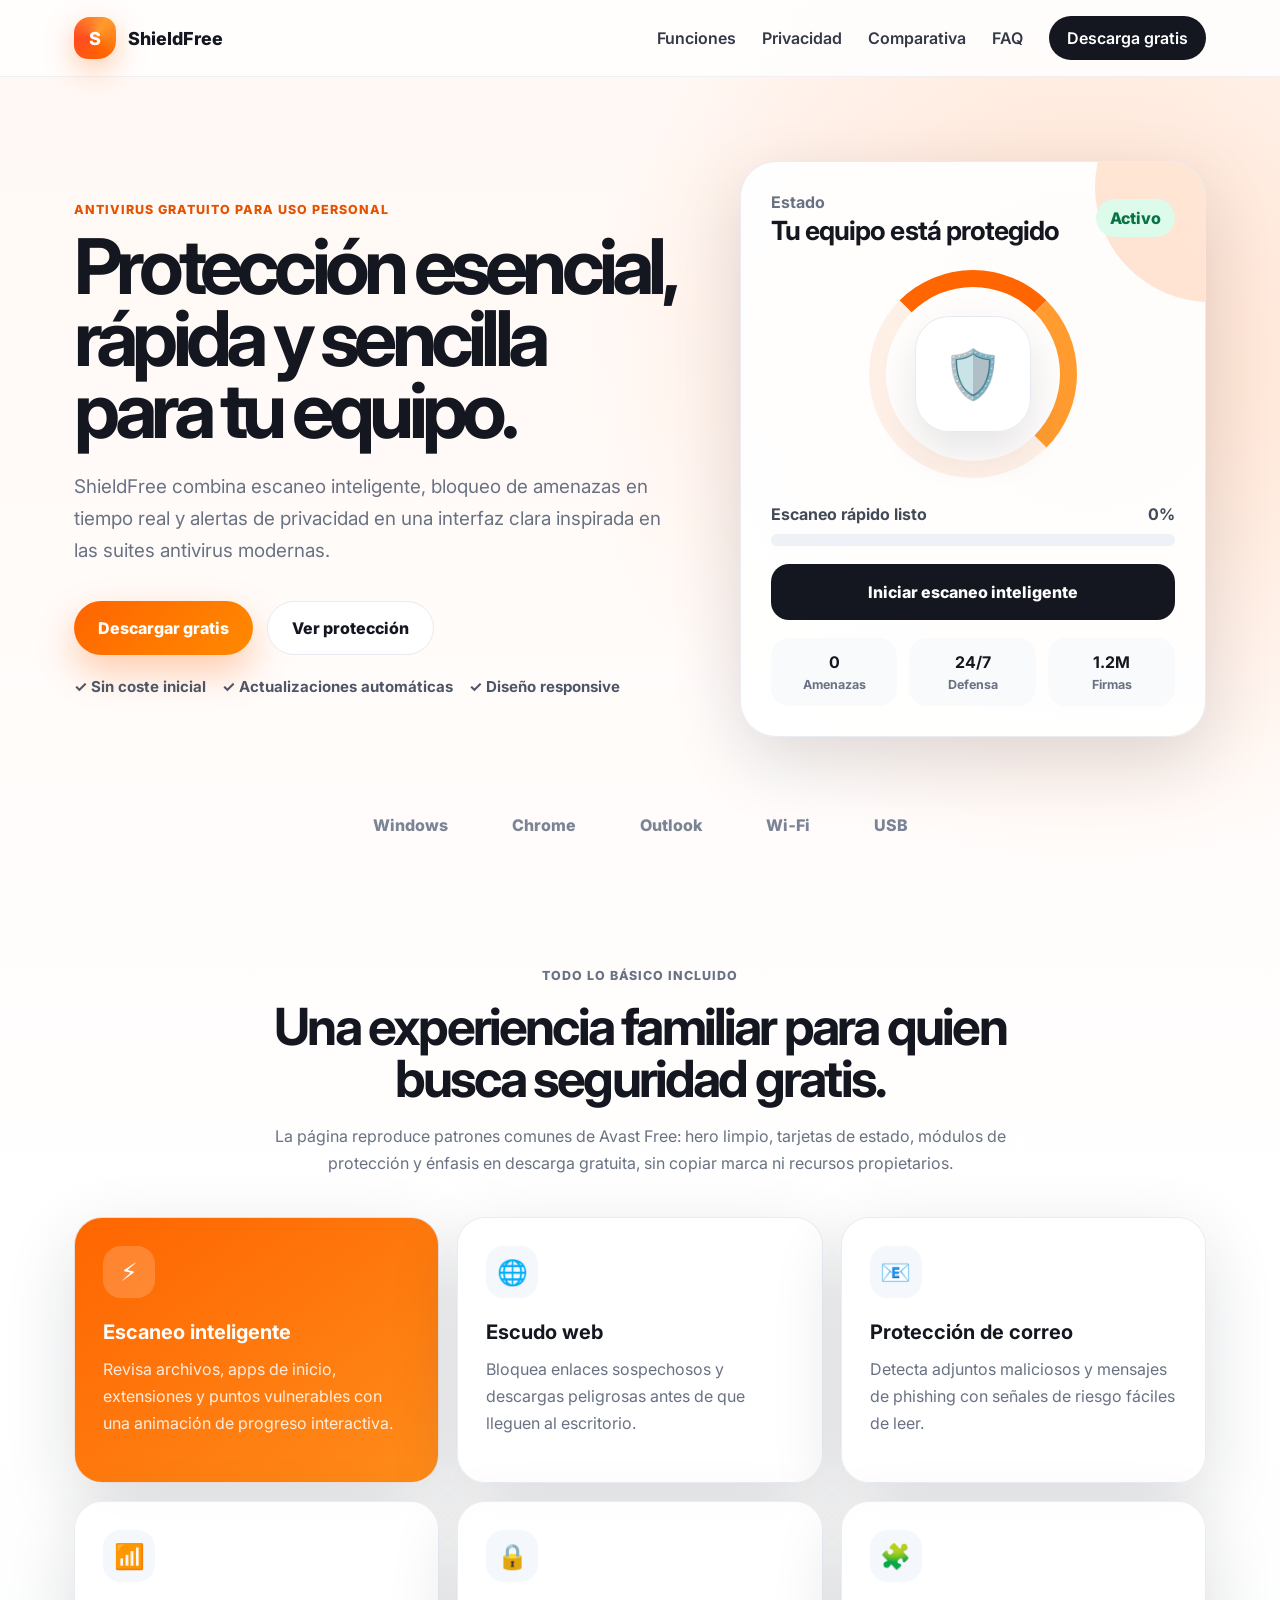
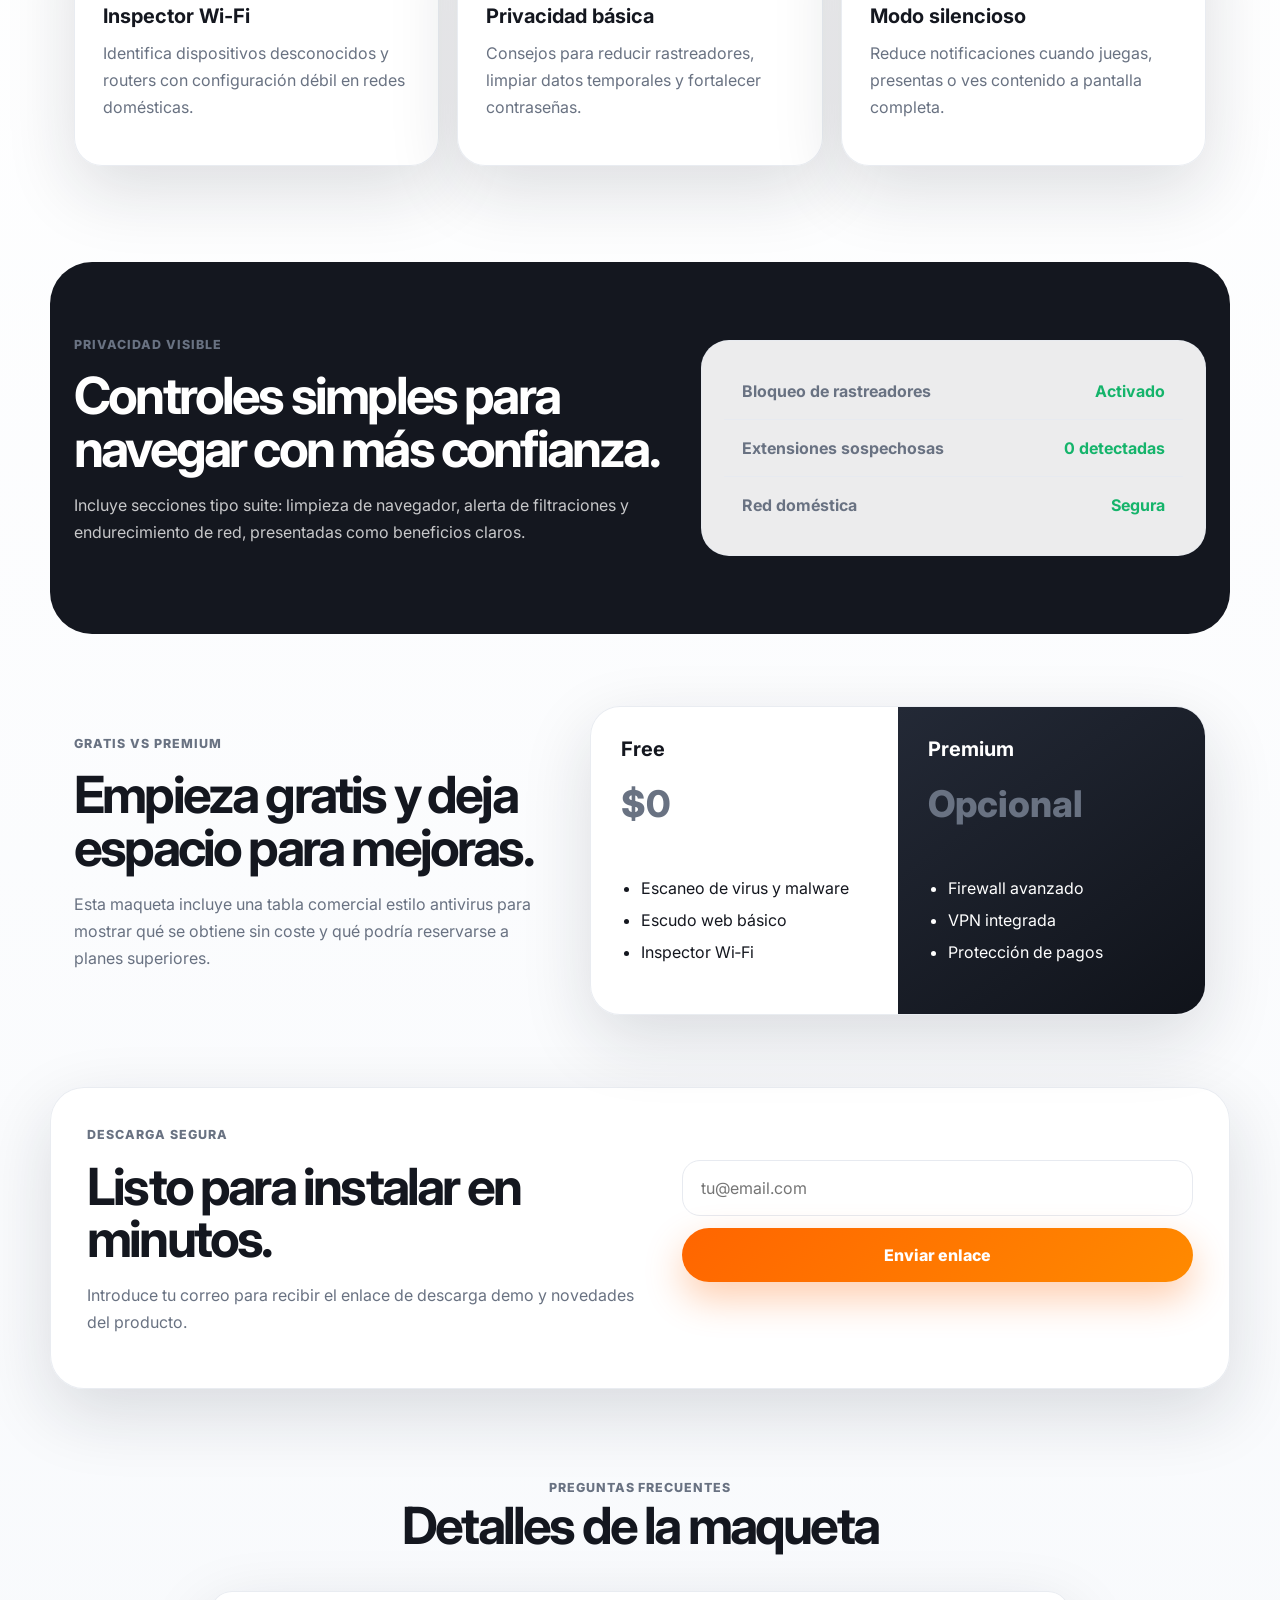
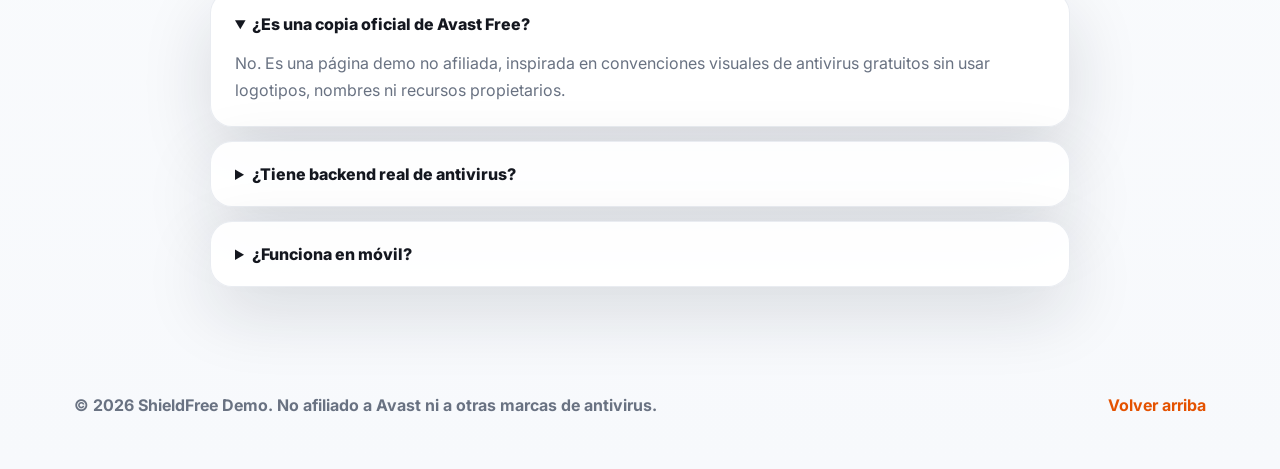
<file: index.html>
<!doctype html>
<html lang="es">
  <head>
    <meta charset="UTF-8" />
    <meta name="viewport" content="width=device-width, initial-scale=1.0" />
    <meta
      name="description"
      content="ShieldFree es una landing page demo inspirada en antivirus gratuitos modernos, con escaneo, protección web y privacidad."
    />
    <title>ShieldFree Antivirus | Protección gratuita para tu PC</title>
    <link rel="preconnect" href="https://fonts.googleapis.com" />
    <link rel="preconnect" href="https://fonts.gstatic.com" crossorigin />
    <link
      href="https://fonts.googleapis.com/css2?family=Inter:wght@400;500;600;700;800&display=swap"
      rel="stylesheet"
    />
    <link rel="stylesheet" href="styles.css" />
  </head>
  <body>
    <header class="site-header">
      <nav class="nav" aria-label="Navegación principal">
        <a class="brand" href="#inicio" aria-label="ShieldFree inicio">
          <span class="brand-mark">S</span>
          <span>ShieldFree</span>
        </a>
        <button class="nav-toggle" type="button" aria-expanded="false" aria-controls="nav-menu">
          <span></span>
          <span></span>
          <span></span>
          <span class="sr-only">Abrir menú</span>
        </button>
        <div class="nav-menu" id="nav-menu">
          <a href="#funciones">Funciones</a>
          <a href="#privacidad">Privacidad</a>
          <a href="#comparativa">Comparativa</a>
          <a href="#faq">FAQ</a>
          <a class="nav-cta" href="#descargar">Descarga gratis</a>
        </div>
      </nav>
    </header>

    <main>
      <section class="hero" id="inicio">
        <div class="hero-copy">
          <p class="eyebrow">Antivirus gratuito para uso personal</p>
          <h1>Protección esencial, rápida y sencilla para tu equipo.</h1>
          <p class="hero-text">
            ShieldFree combina escaneo inteligente, bloqueo de amenazas en tiempo real y alertas de privacidad en una interfaz clara inspirada en las suites antivirus modernas.
          </p>
          <div class="hero-actions" id="descargar">
            <a class="button button-primary" href="#download-card">Descargar gratis</a>
            <a class="button button-secondary" href="#funciones">Ver protección</a>
          </div>
          <div class="trust-row" aria-label="Indicadores de confianza">
            <span>✓ Sin coste inicial</span>
            <span>✓ Actualizaciones automáticas</span>
            <span>✓ Diseño responsive</span>
          </div>
        </div>

        <div class="dashboard-card" aria-label="Panel de estado antivirus">
          <div class="status-top">
            <div>
              <p>Estado</p>
              <h2>Tu equipo está protegido</h2>
            </div>
            <span class="status-badge">Activo</span>
          </div>
          <div class="scan-orbit" aria-hidden="true">
            <div class="orbit-ring"></div>
            <div class="shield-core">🛡️</div>
          </div>
          <div class="scan-progress">
            <div class="progress-label">
              <span id="scan-status">Escaneo rápido listo</span>
              <strong id="scan-percent">0%</strong>
            </div>
            <div class="progress-track">
              <span id="progress-bar"></span>
            </div>
          </div>
          <button class="scan-button" type="button" id="scan-button">Iniciar escaneo inteligente</button>
          <div class="mini-grid">
            <div>
              <strong>0</strong>
              <span>Amenazas</span>
            </div>
            <div>
              <strong>24/7</strong>
              <span>Defensa</span>
            </div>
            <div>
              <strong>1.2M</strong>
              <span>Firmas</span>
            </div>
          </div>
        </div>
      </section>

      <section class="logos" aria-label="Tecnologías protegidas">
        <span>Windows</span>
        <span>Chrome</span>
        <span>Outlook</span>
        <span>Wi‑Fi</span>
        <span>USB</span>
      </section>

      <section class="section" id="funciones">
        <div class="section-heading">
          <p class="eyebrow">Todo lo básico incluido</p>
          <h2>Una experiencia familiar para quien busca seguridad gratis.</h2>
          <p>
            La página reproduce patrones comunes de Avast Free: hero limpio, tarjetas de estado, módulos de protección y énfasis en descarga gratuita, sin copiar marca ni recursos propietarios.
          </p>
        </div>
        <div class="feature-grid">
          <article class="feature-card highlighted">
            <span class="icon">⚡</span>
            <h3>Escaneo inteligente</h3>
            <p>Revisa archivos, apps de inicio, extensiones y puntos vulnerables con una animación de progreso interactiva.</p>
          </article>
          <article class="feature-card">
            <span class="icon">🌐</span>
            <h3>Escudo web</h3>
            <p>Bloquea enlaces sospechosos y descargas peligrosas antes de que lleguen al escritorio.</p>
          </article>
          <article class="feature-card">
            <span class="icon">📧</span>
            <h3>Protección de correo</h3>
            <p>Detecta adjuntos maliciosos y mensajes de phishing con señales de riesgo fáciles de leer.</p>
          </article>
          <article class="feature-card">
            <span class="icon">📶</span>
            <h3>Inspector Wi‑Fi</h3>
            <p>Identifica dispositivos desconocidos y routers con configuración débil en redes domésticas.</p>
          </article>
          <article class="feature-card">
            <span class="icon">🔒</span>
            <h3>Privacidad básica</h3>
            <p>Consejos para reducir rastreadores, limpiar datos temporales y fortalecer contraseñas.</p>
          </article>
          <article class="feature-card">
            <span class="icon">🧩</span>
            <h3>Modo silencioso</h3>
            <p>Reduce notificaciones cuando juegas, presentas o ves contenido a pantalla completa.</p>
          </article>
        </div>
      </section>

      <section class="privacy-band" id="privacidad">
        <div>
          <p class="eyebrow">Privacidad visible</p>
          <h2>Controles simples para navegar con más confianza.</h2>
          <p>
            Incluye secciones tipo suite: limpieza de navegador, alerta de filtraciones y endurecimiento de red, presentadas como beneficios claros.
          </p>
        </div>
        <div class="privacy-panel">
          <div class="privacy-row">
            <span>Bloqueo de rastreadores</span>
            <strong>Activado</strong>
          </div>
          <div class="privacy-row">
            <span>Extensiones sospechosas</span>
            <strong>0 detectadas</strong>
          </div>
          <div class="privacy-row">
            <span>Red doméstica</span>
            <strong>Segura</strong>
          </div>
        </div>
      </section>

      <section class="section split" id="comparativa">
        <div>
          <p class="eyebrow">Gratis vs Premium</p>
          <h2>Empieza gratis y deja espacio para mejoras.</h2>
          <p>
            Esta maqueta incluye una tabla comercial estilo antivirus para mostrar qué se obtiene sin coste y qué podría reservarse a planes superiores.
          </p>
        </div>
        <div class="comparison-card">
          <div class="plan free">
            <h3>Free</h3>
            <p class="price">$0</p>
            <ul>
              <li>Escaneo de virus y malware</li>
              <li>Escudo web básico</li>
              <li>Inspector Wi‑Fi</li>
            </ul>
          </div>
          <div class="plan premium">
            <h3>Premium</h3>
            <p class="price">Opcional</p>
            <ul>
              <li>Firewall avanzado</li>
              <li>VPN integrada</li>
              <li>Protección de pagos</li>
            </ul>
          </div>
        </div>
      </section>

      <section class="download-card" id="download-card">
        <div>
          <p class="eyebrow">Descarga segura</p>
          <h2>Listo para instalar en minutos.</h2>
          <p>Introduce tu correo para recibir el enlace de descarga demo y novedades del producto.</p>
        </div>
        <form class="download-form" id="download-form">
          <label class="sr-only" for="email">Correo electrónico</label>
          <input id="email" name="email" type="email" placeholder="tu@email.com" required />
          <button class="button button-primary" type="submit">Enviar enlace</button>
          <p class="form-message" id="form-message" role="status"></p>
        </form>
      </section>

      <section class="section faq" id="faq">
        <div class="section-heading">
          <p class="eyebrow">Preguntas frecuentes</p>
          <h2>Detalles de la maqueta</h2>
        </div>
        <div class="faq-list">
          <details open>
            <summary>¿Es una copia oficial de Avast Free?</summary>
            <p>No. Es una página demo no afiliada, inspirada en convenciones visuales de antivirus gratuitos sin usar logotipos, nombres ni recursos propietarios.</p>
          </details>
          <details>
            <summary>¿Tiene backend real de antivirus?</summary>
            <p>No. El escaneo es una interacción de interfaz para prototipado y presentación.</p>
          </details>
          <details>
            <summary>¿Funciona en móvil?</summary>
            <p>Sí. El CSS incluye una estructura responsive para pantallas de escritorio, tablet y móvil.</p>
          </details>
        </div>
      </section>
    </main>

    <footer class="footer">
      <p>© 2026 ShieldFree Demo. No afiliado a Avast ni a otras marcas de antivirus.</p>
      <a href="#inicio">Volver arriba</a>
    </footer>

    <script src="script.js"></script>
  </body>
</html>
</file>
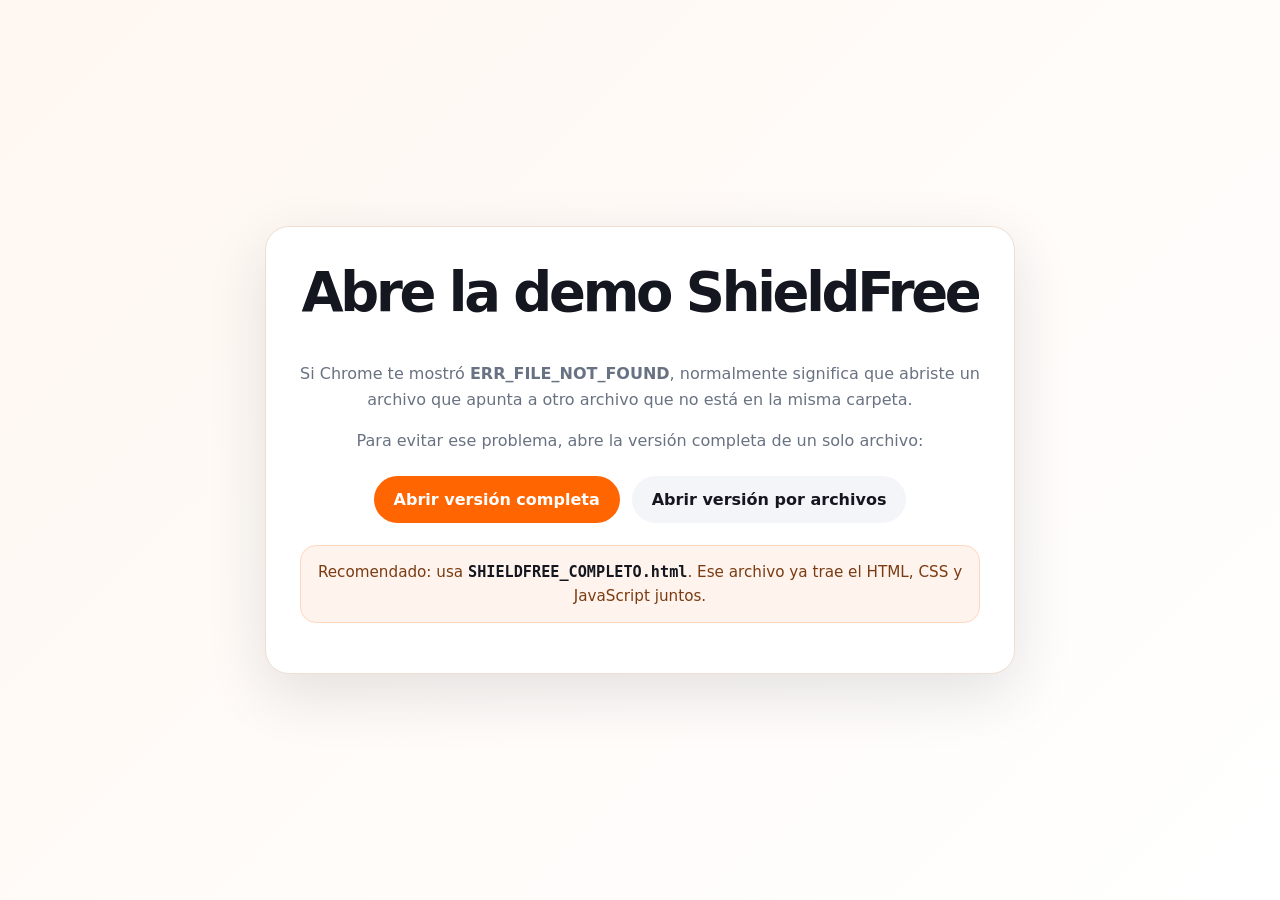
<file: ABRE_AQUI.html>
<!doctype html>
<html lang="es">
  <head>
    <meta charset="UTF-8" />
    <meta name="viewport" content="width=device-width, initial-scale=1.0" />
    <title>Abrir ShieldFree Demo</title>
    <style>
      body {
        display: grid;
        min-height: 100vh;
        margin: 0;
        place-items: center;
        font-family: system-ui, -apple-system, BlinkMacSystemFont, "Segoe UI", sans-serif;
        background: linear-gradient(135deg, #fff7f1, #ffffff);
        color: #14171f;
      }

      main {
        max-width: 680px;
        padding: 34px;
        text-align: center;
        background: white;
        border: 1px solid #f0ded2;
        border-radius: 24px;
        box-shadow: 0 20px 60px rgba(22, 30, 45, 0.12);
      }

      h1 {
        margin-top: 0;
        font-size: clamp(2rem, 5vw, 3.4rem);
        letter-spacing: -0.06em;
      }

      p {
        color: #697282;
        line-height: 1.6;
      }

      .actions {
        display: flex;
        flex-wrap: wrap;
        justify-content: center;
        gap: 12px;
        margin-top: 22px;
      }

      a {
        display: inline-flex;
        padding: 14px 20px;
        color: white;
        background: #ff6500;
        border-radius: 999px;
        font-weight: 800;
        text-decoration: none;
      }

      a.secondary {
        color: #14171f;
        background: #f3f5f8;
      }

      .note {
        margin-top: 22px;
        padding: 14px;
        background: #fff4ed;
        border: 1px solid #ffd7bf;
        border-radius: 16px;
        color: #7a3b12;
        font-size: 0.95rem;
      }

      code {
        color: #14171f;
        font-weight: 700;
      }
    </style>
  </head>
  <body>
    <main>
      <h1>Abre la demo ShieldFree</h1>
      <p>
        Si Chrome te mostró <strong>ERR_FILE_NOT_FOUND</strong>, normalmente significa que abriste un archivo que apunta a otro archivo que no está en la misma carpeta.
      </p>
      <p>
        Para evitar ese problema, abre la versión completa de un solo archivo:
      </p>
      <div class="actions">
        <a href="SHIELDFREE_COMPLETO.html">Abrir versión completa</a>
        <a class="secondary" href="index.html">Abrir versión por archivos</a>
      </div>
      <p class="note">
        Recomendado: usa <code>SHIELDFREE_COMPLETO.html</code>. Ese archivo ya trae el HTML, CSS y JavaScript juntos.
      </p>
    </main>
  </body>
</html>
</file>
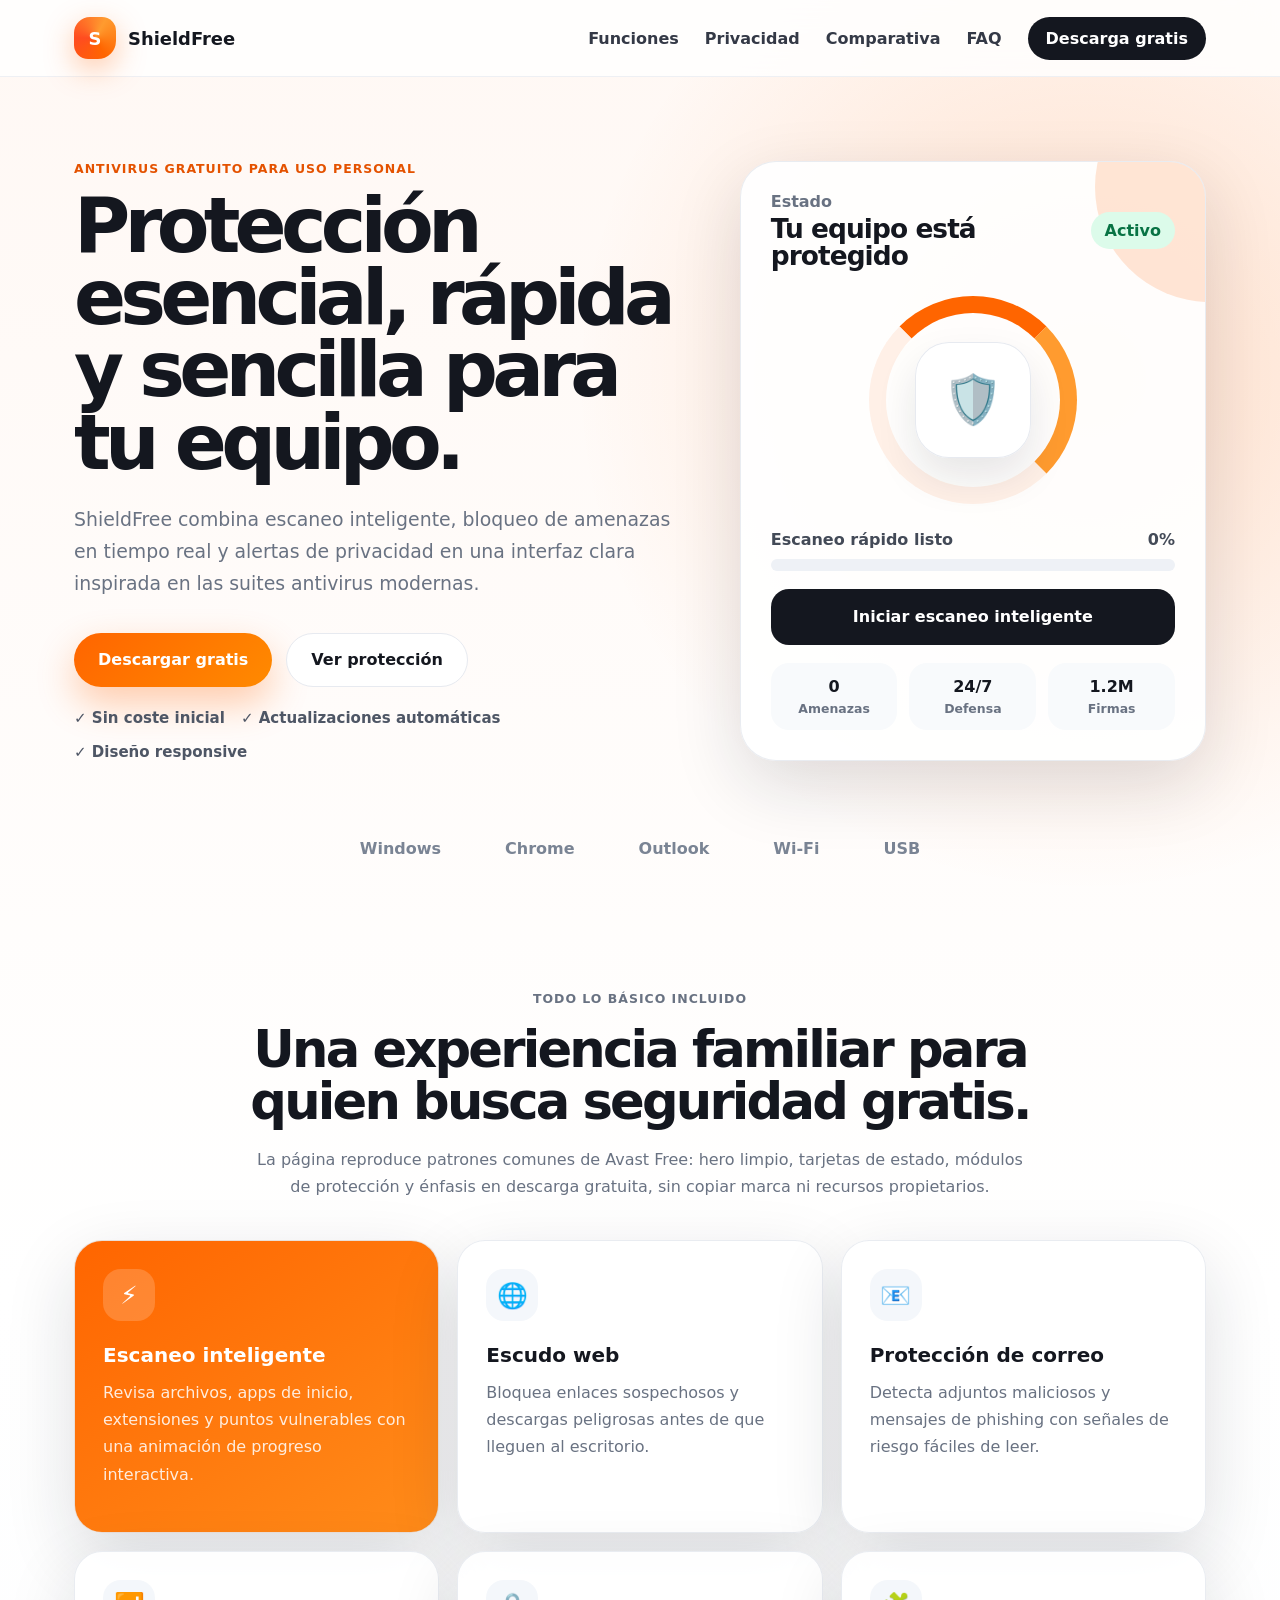
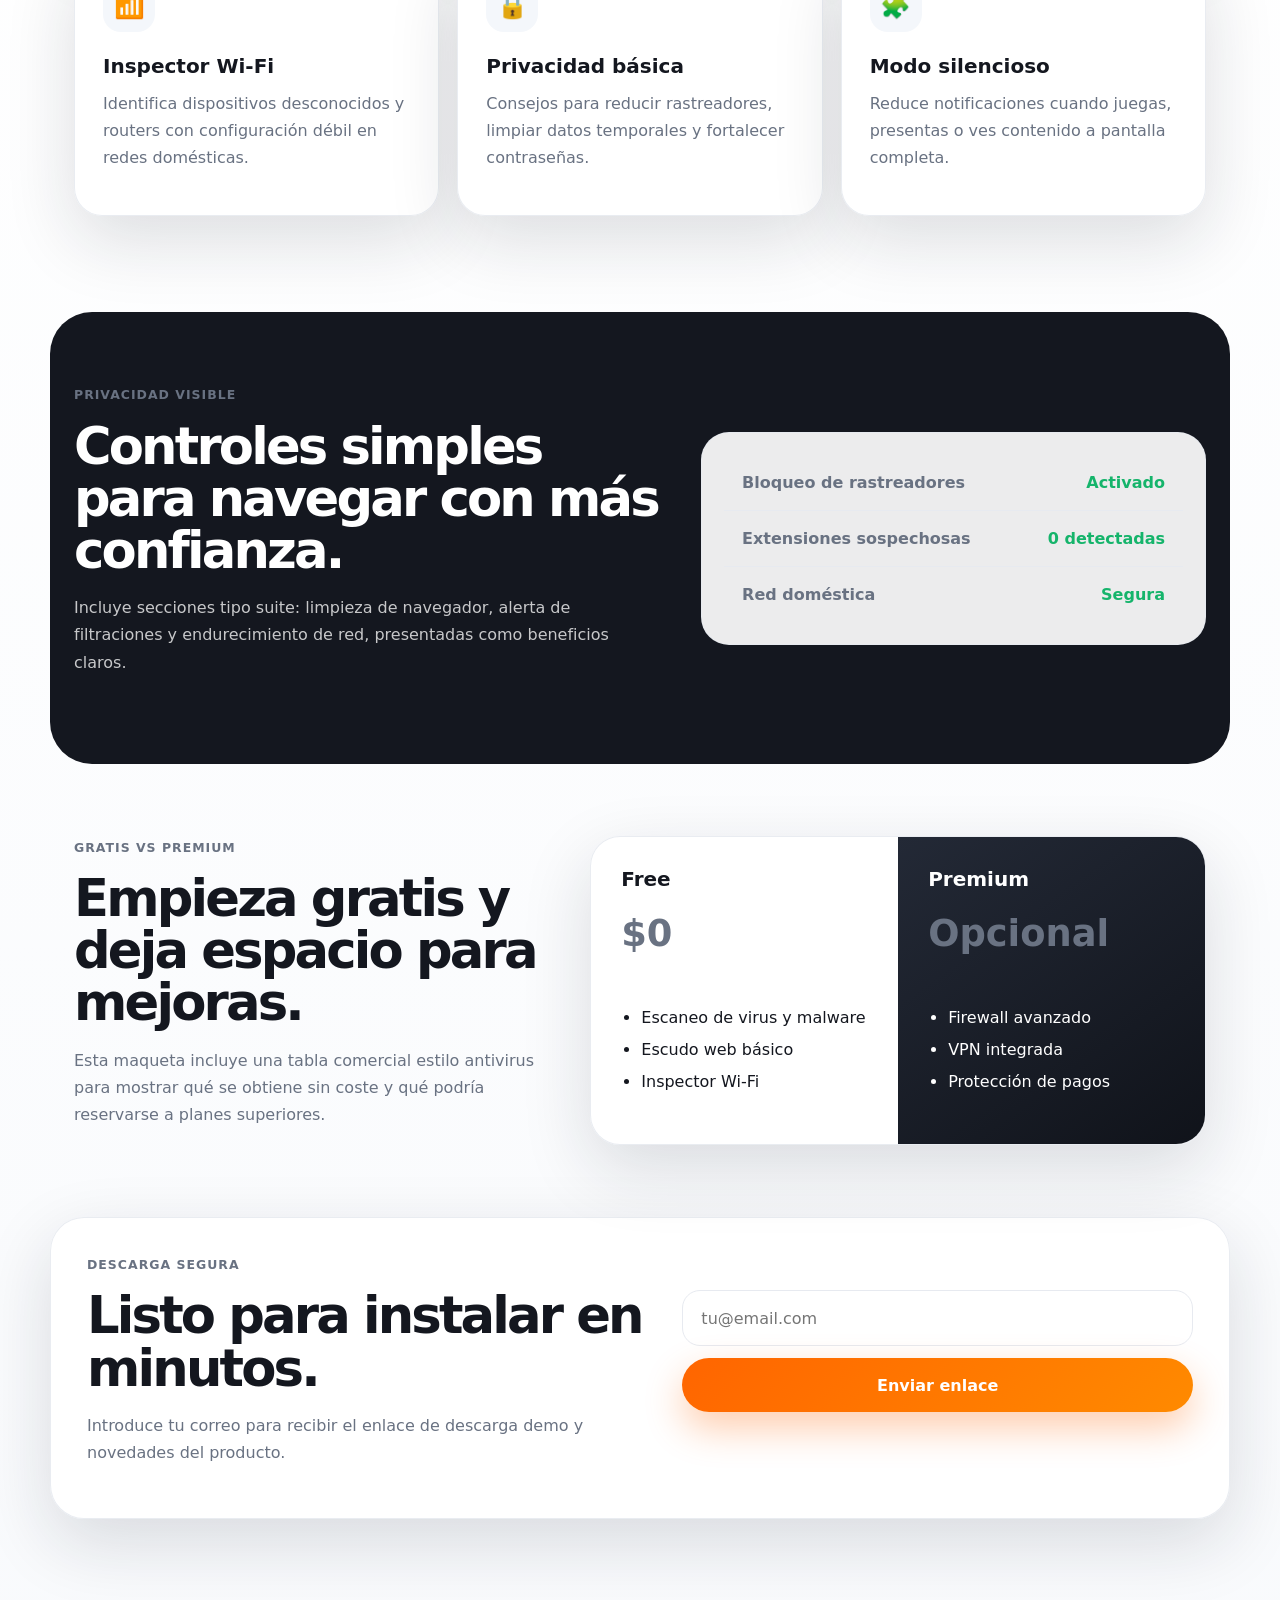
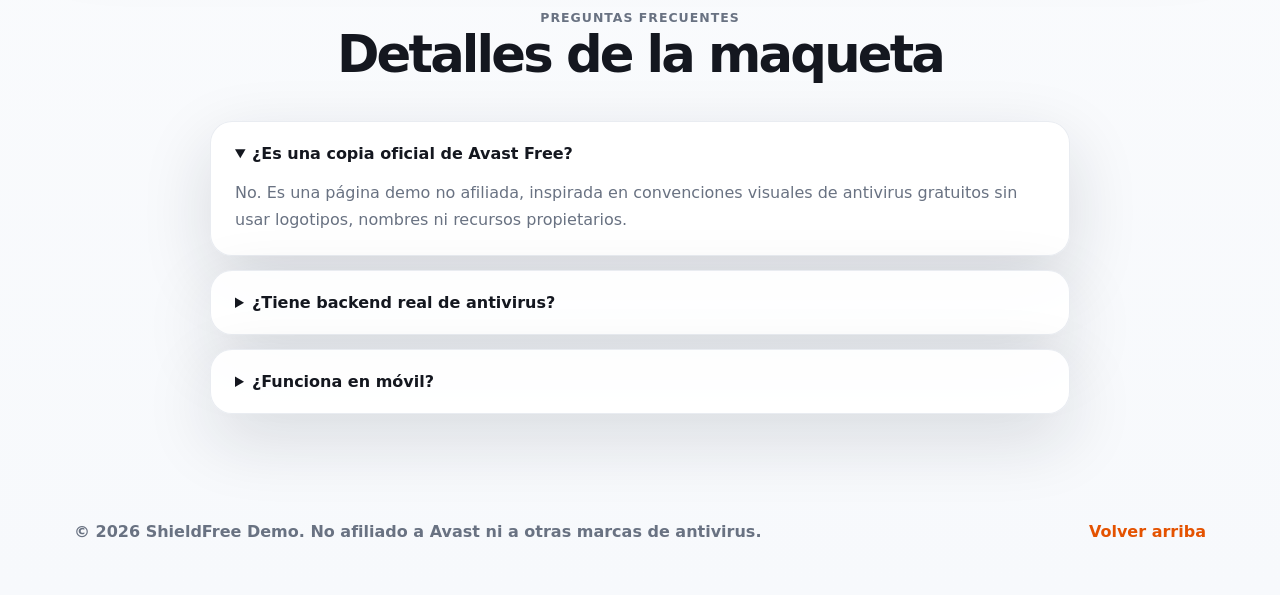
<file: SHIELDFREE_COMPLETO.html>
<!-- Archivo autónomo: puedes abrir este HTML aunque no tengas styles.css o script.js. -->
<!doctype html>
<html lang="es">
  <head>
    <meta charset="UTF-8" />
    <meta name="viewport" content="width=device-width, initial-scale=1.0" />
    <meta
      name="description"
      content="ShieldFree es una landing page demo inspirada en antivirus gratuitos modernos, con escaneo, protección web y privacidad."
    />
    <title>ShieldFree Antivirus completo | Abrir sin archivos extra</title>
    <style>
:root {
  --orange: #ff6500;
  --orange-dark: #e45200;
  --orange-soft: #fff0e7;
  --ink: #14171f;
  --muted: #697282;
  --line: #e7eaf0;
  --green: #15b46b;
  --blue: #206dff;
  --white: #ffffff;
  --shadow: 0 24px 70px rgba(22, 30, 45, 0.14);
}

* {
  box-sizing: border-box;
}

html {
  scroll-behavior: smooth;
}

body {
  margin: 0;
  color: var(--ink);
  font-family: Inter, system-ui, -apple-system, BlinkMacSystemFont, "Segoe UI", sans-serif;
  background:
    radial-gradient(circle at 85% 10%, rgba(255, 101, 0, 0.18), transparent 32rem),
    linear-gradient(180deg, #fff8f4 0%, #ffffff 34%, #f7f9fc 100%);
}

a {
  color: inherit;
  text-decoration: none;
}

button,
input {
  font: inherit;
}

.sr-only {
  position: absolute;
  width: 1px;
  height: 1px;
  padding: 0;
  margin: -1px;
  overflow: hidden;
  clip: rect(0, 0, 0, 0);
  white-space: nowrap;
  border: 0;
}

.site-header {
  position: sticky;
  top: 0;
  z-index: 20;
  background: rgba(255, 255, 255, 0.82);
  border-bottom: 1px solid rgba(231, 234, 240, 0.7);
  backdrop-filter: blur(18px);
}

.nav {
  display: flex;
  align-items: center;
  justify-content: space-between;
  max-width: 1180px;
  min-height: 76px;
  margin: 0 auto;
  padding: 0 24px;
}

.brand,
.nav-menu,
.hero-actions,
.trust-row,
.logos,
.status-top,
.progress-label,
.privacy-row,
.footer {
  display: flex;
  align-items: center;
}

.brand {
  gap: 12px;
  font-weight: 800;
  font-size: 1.12rem;
}

.brand-mark {
  display: grid;
  width: 42px;
  height: 42px;
  color: var(--white);
  background: conic-gradient(from 30deg, #ff9b2f, var(--orange), #ff4c20, #ff9b2f);
  border-radius: 16px 14px 18px 14px;
  place-items: center;
  box-shadow: 0 10px 30px rgba(255, 101, 0, 0.34);
}

.nav-menu {
  gap: 26px;
  color: #343946;
  font-weight: 600;
}

.nav-menu a:not(.nav-cta):hover {
  color: var(--orange);
}

.nav-cta {
  color: var(--white);
  background: var(--ink);
  padding: 12px 18px;
  border-radius: 999px;
}

.nav-toggle {
  display: none;
  background: transparent;
  border: 0;
}

.nav-toggle span:not(.sr-only) {
  display: block;
  width: 24px;
  height: 2px;
  margin: 5px 0;
  background: var(--ink);
}

.hero {
  display: grid;
  grid-template-columns: minmax(0, 1.02fr) minmax(360px, 0.78fr);
  gap: 56px;
  align-items: center;
  max-width: 1180px;
  margin: 0 auto;
  padding: 84px 24px 56px;
}

.eyebrow {
  margin: 0 0 14px;
  color: var(--orange-dark);
  font-weight: 800;
  letter-spacing: 0.08em;
  text-transform: uppercase;
  font-size: 0.78rem;
}

h1,
h2,
h3,
p {
  margin-top: 0;
}

h1 {
  max-width: 760px;
  margin-bottom: 24px;
  font-size: clamp(2.7rem, 6vw, 5.7rem);
  line-height: 0.94;
  letter-spacing: -0.075em;
}

h2 {
  margin-bottom: 18px;
  font-size: clamp(2rem, 4vw, 3.45rem);
  line-height: 1.02;
  letter-spacing: -0.055em;
}

h3 {
  margin-bottom: 12px;
  font-size: 1.25rem;
}

.hero-text,
.section-heading p,
.privacy-band p,
.split p,
.download-card p,
.feature-card p,
.faq p {
  color: var(--muted);
  line-height: 1.7;
}

.hero-text {
  max-width: 650px;
  font-size: 1.18rem;
}

.hero-actions {
  gap: 14px;
  flex-wrap: wrap;
  margin: 34px 0 22px;
}

.button {
  display: inline-flex;
  align-items: center;
  justify-content: center;
  min-height: 54px;
  padding: 0 24px;
  border: 0;
  border-radius: 999px;
  font-weight: 800;
  cursor: pointer;
  transition: transform 0.2s ease, box-shadow 0.2s ease;
}

.button:hover,
.scan-button:hover {
  transform: translateY(-2px);
}

.button-primary {
  color: var(--white);
  background: linear-gradient(135deg, var(--orange), #ff8a00);
  box-shadow: 0 16px 38px rgba(255, 101, 0, 0.32);
}

.button-secondary {
  color: var(--ink);
  background: var(--white);
  border: 1px solid var(--line);
}

.trust-row {
  gap: 16px;
  flex-wrap: wrap;
  color: #4e5665;
  font-weight: 700;
  font-size: 0.94rem;
}

.dashboard-card,
.feature-card,
.privacy-panel,
.comparison-card,
.download-card,
.faq details {
  background: rgba(255, 255, 255, 0.92);
  border: 1px solid rgba(231, 234, 240, 0.9);
  box-shadow: var(--shadow);
}

.dashboard-card {
  position: relative;
  overflow: hidden;
  padding: 30px;
  border-radius: 36px;
}

.dashboard-card::before {
  position: absolute;
  inset: -90px -120px auto auto;
  width: 230px;
  height: 230px;
  content: "";
  background: rgba(255, 101, 0, 0.16);
  border-radius: 999px;
}

.status-top {
  position: relative;
  justify-content: space-between;
  gap: 18px;
}

.status-top p {
  margin-bottom: 5px;
  color: var(--muted);
  font-weight: 700;
}

.status-top h2 {
  margin: 0;
  font-size: 1.65rem;
  letter-spacing: -0.035em;
}

.status-badge {
  color: #087344;
  background: #dcfbea;
  padding: 9px 14px;
  border-radius: 999px;
  font-weight: 800;
}

.scan-orbit {
  position: relative;
  display: grid;
  min-height: 260px;
  place-items: center;
}

.orbit-ring {
  width: 208px;
  height: 208px;
  border: 17px solid var(--orange-soft);
  border-top-color: var(--orange);
  border-right-color: #ff9b2f;
  border-radius: 50%;
  animation: spin 5s linear infinite;
}

.shield-core {
  position: absolute;
  display: grid;
  width: 116px;
  height: 116px;
  background: var(--white);
  border-radius: 34px;
  box-shadow: inset 0 0 0 1px var(--line), 0 20px 40px rgba(22, 30, 45, 0.1);
  font-size: 3rem;
  place-items: center;
}

.scan-progress {
  margin-bottom: 18px;
}

.progress-label {
  justify-content: space-between;
  margin-bottom: 10px;
  color: #434a57;
  font-weight: 700;
}

.progress-track {
  height: 12px;
  overflow: hidden;
  background: #eef1f6;
  border-radius: 999px;
}

.progress-track span {
  display: block;
  width: 0;
  height: 100%;
  background: linear-gradient(90deg, var(--orange), var(--green));
  border-radius: inherit;
  transition: width 0.35s ease;
}

.scan-button {
  width: 100%;
  min-height: 56px;
  color: var(--white);
  background: var(--ink);
  border: 0;
  border-radius: 18px;
  font-weight: 800;
  cursor: pointer;
  transition: transform 0.2s ease;
}

.mini-grid {
  display: grid;
  grid-template-columns: repeat(3, 1fr);
  gap: 12px;
  margin-top: 18px;
}

.mini-grid div {
  padding: 14px;
  background: #f8fafc;
  border-radius: 18px;
  text-align: center;
}

.mini-grid strong,
.mini-grid span {
  display: block;
}

.mini-grid span {
  margin-top: 5px;
  color: var(--muted);
  font-size: 0.78rem;
  font-weight: 700;
}

.logos {
  justify-content: center;
  gap: clamp(18px, 5vw, 64px);
  max-width: 1080px;
  margin: 0 auto;
  padding: 22px 24px 58px;
  color: #7a8494;
  font-weight: 800;
}

.section,
.privacy-band,
.download-card {
  max-width: 1180px;
  margin: 0 auto;
  padding: 72px 24px;
}

.section-heading {
  max-width: 780px;
  margin: 0 auto 40px;
  text-align: center;
}

.feature-grid {
  display: grid;
  grid-template-columns: repeat(3, 1fr);
  gap: 18px;
}

.feature-card {
  padding: 28px;
  border-radius: 28px;
}

.feature-card.highlighted {
  color: var(--white);
  background: linear-gradient(145deg, var(--orange), #ff8c1a);
}

.feature-card.highlighted p {
  color: rgba(255, 255, 255, 0.86);
}

.icon {
  display: grid;
  width: 52px;
  height: 52px;
  margin-bottom: 22px;
  background: #f4f7fb;
  border-radius: 18px;
  font-size: 1.55rem;
  place-items: center;
}

.highlighted .icon {
  background: rgba(255, 255, 255, 0.18);
}

.privacy-band {
  display: grid;
  grid-template-columns: 1fr 0.86fr;
  gap: 40px;
  align-items: center;
  margin-top: 24px;
  background: var(--ink);
  border-radius: 42px;
}

.privacy-band h2,
.privacy-band p:not(.eyebrow) {
  color: var(--white);
}

.privacy-band p:not(.eyebrow) {
  opacity: 0.76;
}

.privacy-panel {
  padding: 22px;
  border-radius: 28px;
  box-shadow: none;
}

.privacy-row {
  justify-content: space-between;
  gap: 20px;
  padding: 18px;
  border-bottom: 1px solid var(--line);
}

.privacy-row:last-child {
  border-bottom: 0;
}

.privacy-row span {
  color: var(--muted);
  font-weight: 700;
}

.privacy-row strong {
  color: var(--green);
}

.split {
  display: grid;
  grid-template-columns: 0.78fr 1fr;
  gap: 36px;
  align-items: center;
}

.comparison-card {
  display: grid;
  grid-template-columns: repeat(2, 1fr);
  overflow: hidden;
  border-radius: 30px;
}

.plan {
  padding: 30px;
}

.plan.premium {
  color: var(--white);
  background: linear-gradient(145deg, #232936, #10131a);
}

.price {
  color: var(--orange);
  font-size: 2.3rem;
  font-weight: 800;
}

.plan ul {
  padding-left: 20px;
  line-height: 2;
}

.download-card {
  display: grid;
  grid-template-columns: 1fr 0.9fr;
  gap: 28px;
  align-items: center;
  padding: 36px;
  border-radius: 34px;
}

.download-form {
  display: grid;
  gap: 12px;
}

.download-form input {
  min-height: 56px;
  padding: 0 18px;
  border: 1px solid var(--line);
  border-radius: 18px;
  outline: none;
}

.download-form input:focus {
  border-color: var(--orange);
  box-shadow: 0 0 0 4px rgba(255, 101, 0, 0.13);
}

.form-message {
  min-height: 22px;
  margin: 0;
  color: var(--green);
  font-weight: 800;
}

.faq-list {
  display: grid;
  gap: 14px;
  max-width: 860px;
  margin: 0 auto;
}

.faq details {
  padding: 22px 24px;
  border-radius: 22px;
}

.faq summary {
  cursor: pointer;
  font-weight: 800;
}

.faq p {
  margin: 16px 0 0;
}

.footer {
  justify-content: space-between;
  gap: 20px;
  max-width: 1180px;
  margin: 0 auto;
  padding: 36px 24px 54px;
  color: var(--muted);
  font-weight: 700;
}

.footer p {
  margin: 0;
}

.footer a {
  color: var(--orange-dark);
}

@keyframes spin {
  to {
    transform: rotate(360deg);
  }
}

@media (max-width: 900px) {
  .nav-toggle {
    display: block;
  }

  .nav-menu {
    position: absolute;
    inset: 76px 16px auto;
    display: none;
    flex-direction: column;
    align-items: stretch;
    padding: 18px;
    background: var(--white);
    border: 1px solid var(--line);
    border-radius: 22px;
    box-shadow: var(--shadow);
  }

  .nav-menu.open {
    display: flex;
  }

  .hero,
  .privacy-band,
  .split,
  .download-card {
    grid-template-columns: 1fr;
  }

  .hero {
    padding-top: 54px;
  }

  .feature-grid {
    grid-template-columns: repeat(2, 1fr);
  }
}

@media (max-width: 620px) {
  .nav {
    padding: 0 18px;
  }

  .hero,
  .section,
  .privacy-band,
  .download-card {
    padding-right: 18px;
    padding-left: 18px;
  }

  .feature-grid,
  .comparison-card,
  .mini-grid {
    grid-template-columns: 1fr;
  }

  .dashboard-card,
  .download-card {
    padding: 22px;
    border-radius: 26px;
  }

  .logos {
    flex-wrap: wrap;
  }

  .footer {
    flex-direction: column;
    align-items: flex-start;
  }
}

    </style>
  </head>
  <body>
    <header class="site-header">
      <nav class="nav" aria-label="Navegación principal">
        <a class="brand" href="#inicio" aria-label="ShieldFree inicio">
          <span class="brand-mark">S</span>
          <span>ShieldFree</span>
        </a>
        <button class="nav-toggle" type="button" aria-expanded="false" aria-controls="nav-menu">
          <span></span>
          <span></span>
          <span></span>
          <span class="sr-only">Abrir menú</span>
        </button>
        <div class="nav-menu" id="nav-menu">
          <a href="#funciones">Funciones</a>
          <a href="#privacidad">Privacidad</a>
          <a href="#comparativa">Comparativa</a>
          <a href="#faq">FAQ</a>
          <a class="nav-cta" href="#descargar">Descarga gratis</a>
        </div>
      </nav>
    </header>

    <main>
      <section class="hero" id="inicio">
        <div class="hero-copy">
          <p class="eyebrow">Antivirus gratuito para uso personal</p>
          <h1>Protección esencial, rápida y sencilla para tu equipo.</h1>
          <p class="hero-text">
            ShieldFree combina escaneo inteligente, bloqueo de amenazas en tiempo real y alertas de privacidad en una interfaz clara inspirada en las suites antivirus modernas.
          </p>
          <div class="hero-actions" id="descargar">
            <a class="button button-primary" href="#download-card">Descargar gratis</a>
            <a class="button button-secondary" href="#funciones">Ver protección</a>
          </div>
          <div class="trust-row" aria-label="Indicadores de confianza">
            <span>✓ Sin coste inicial</span>
            <span>✓ Actualizaciones automáticas</span>
            <span>✓ Diseño responsive</span>
          </div>
        </div>

        <div class="dashboard-card" aria-label="Panel de estado antivirus">
          <div class="status-top">
            <div>
              <p>Estado</p>
              <h2>Tu equipo está protegido</h2>
            </div>
            <span class="status-badge">Activo</span>
          </div>
          <div class="scan-orbit" aria-hidden="true">
            <div class="orbit-ring"></div>
            <div class="shield-core">🛡️</div>
          </div>
          <div class="scan-progress">
            <div class="progress-label">
              <span id="scan-status">Escaneo rápido listo</span>
              <strong id="scan-percent">0%</strong>
            </div>
            <div class="progress-track">
              <span id="progress-bar"></span>
            </div>
          </div>
          <button class="scan-button" type="button" id="scan-button">Iniciar escaneo inteligente</button>
          <div class="mini-grid">
            <div>
              <strong>0</strong>
              <span>Amenazas</span>
            </div>
            <div>
              <strong>24/7</strong>
              <span>Defensa</span>
            </div>
            <div>
              <strong>1.2M</strong>
              <span>Firmas</span>
            </div>
          </div>
        </div>
      </section>

      <section class="logos" aria-label="Tecnologías protegidas">
        <span>Windows</span>
        <span>Chrome</span>
        <span>Outlook</span>
        <span>Wi‑Fi</span>
        <span>USB</span>
      </section>

      <section class="section" id="funciones">
        <div class="section-heading">
          <p class="eyebrow">Todo lo básico incluido</p>
          <h2>Una experiencia familiar para quien busca seguridad gratis.</h2>
          <p>
            La página reproduce patrones comunes de Avast Free: hero limpio, tarjetas de estado, módulos de protección y énfasis en descarga gratuita, sin copiar marca ni recursos propietarios.
          </p>
        </div>
        <div class="feature-grid">
          <article class="feature-card highlighted">
            <span class="icon">⚡</span>
            <h3>Escaneo inteligente</h3>
            <p>Revisa archivos, apps de inicio, extensiones y puntos vulnerables con una animación de progreso interactiva.</p>
          </article>
          <article class="feature-card">
            <span class="icon">🌐</span>
            <h3>Escudo web</h3>
            <p>Bloquea enlaces sospechosos y descargas peligrosas antes de que lleguen al escritorio.</p>
          </article>
          <article class="feature-card">
            <span class="icon">📧</span>
            <h3>Protección de correo</h3>
            <p>Detecta adjuntos maliciosos y mensajes de phishing con señales de riesgo fáciles de leer.</p>
          </article>
          <article class="feature-card">
            <span class="icon">📶</span>
            <h3>Inspector Wi‑Fi</h3>
            <p>Identifica dispositivos desconocidos y routers con configuración débil en redes domésticas.</p>
          </article>
          <article class="feature-card">
            <span class="icon">🔒</span>
            <h3>Privacidad básica</h3>
            <p>Consejos para reducir rastreadores, limpiar datos temporales y fortalecer contraseñas.</p>
          </article>
          <article class="feature-card">
            <span class="icon">🧩</span>
            <h3>Modo silencioso</h3>
            <p>Reduce notificaciones cuando juegas, presentas o ves contenido a pantalla completa.</p>
          </article>
        </div>
      </section>

      <section class="privacy-band" id="privacidad">
        <div>
          <p class="eyebrow">Privacidad visible</p>
          <h2>Controles simples para navegar con más confianza.</h2>
          <p>
            Incluye secciones tipo suite: limpieza de navegador, alerta de filtraciones y endurecimiento de red, presentadas como beneficios claros.
          </p>
        </div>
        <div class="privacy-panel">
          <div class="privacy-row">
            <span>Bloqueo de rastreadores</span>
            <strong>Activado</strong>
          </div>
          <div class="privacy-row">
            <span>Extensiones sospechosas</span>
            <strong>0 detectadas</strong>
          </div>
          <div class="privacy-row">
            <span>Red doméstica</span>
            <strong>Segura</strong>
          </div>
        </div>
      </section>

      <section class="section split" id="comparativa">
        <div>
          <p class="eyebrow">Gratis vs Premium</p>
          <h2>Empieza gratis y deja espacio para mejoras.</h2>
          <p>
            Esta maqueta incluye una tabla comercial estilo antivirus para mostrar qué se obtiene sin coste y qué podría reservarse a planes superiores.
          </p>
        </div>
        <div class="comparison-card">
          <div class="plan free">
            <h3>Free</h3>
            <p class="price">$0</p>
            <ul>
              <li>Escaneo de virus y malware</li>
              <li>Escudo web básico</li>
              <li>Inspector Wi‑Fi</li>
            </ul>
          </div>
          <div class="plan premium">
            <h3>Premium</h3>
            <p class="price">Opcional</p>
            <ul>
              <li>Firewall avanzado</li>
              <li>VPN integrada</li>
              <li>Protección de pagos</li>
            </ul>
          </div>
        </div>
      </section>

      <section class="download-card" id="download-card">
        <div>
          <p class="eyebrow">Descarga segura</p>
          <h2>Listo para instalar en minutos.</h2>
          <p>Introduce tu correo para recibir el enlace de descarga demo y novedades del producto.</p>
        </div>
        <form class="download-form" id="download-form">
          <label class="sr-only" for="email">Correo electrónico</label>
          <input id="email" name="email" type="email" placeholder="tu@email.com" required />
          <button class="button button-primary" type="submit">Enviar enlace</button>
          <p class="form-message" id="form-message" role="status"></p>
        </form>
      </section>

      <section class="section faq" id="faq">
        <div class="section-heading">
          <p class="eyebrow">Preguntas frecuentes</p>
          <h2>Detalles de la maqueta</h2>
        </div>
        <div class="faq-list">
          <details open>
            <summary>¿Es una copia oficial de Avast Free?</summary>
            <p>No. Es una página demo no afiliada, inspirada en convenciones visuales de antivirus gratuitos sin usar logotipos, nombres ni recursos propietarios.</p>
          </details>
          <details>
            <summary>¿Tiene backend real de antivirus?</summary>
            <p>No. El escaneo es una interacción de interfaz para prototipado y presentación.</p>
          </details>
          <details>
            <summary>¿Funciona en móvil?</summary>
            <p>Sí. El CSS incluye una estructura responsive para pantallas de escritorio, tablet y móvil.</p>
          </details>
        </div>
      </section>
    </main>

    <footer class="footer">
      <p>© 2026 ShieldFree Demo. No afiliado a Avast ni a otras marcas de antivirus.</p>
      <a href="#inicio">Volver arriba</a>
    </footer>

    <script>
const scanButton = document.querySelector("#scan-button");
const progressBar = document.querySelector("#progress-bar");
const scanPercent = document.querySelector("#scan-percent");
const scanStatus = document.querySelector("#scan-status");
const navToggle = document.querySelector(".nav-toggle");
const navMenu = document.querySelector("#nav-menu");
const downloadForm = document.querySelector("#download-form");
const formMessage = document.querySelector("#form-message");

const scanSteps = [
  "Analizando memoria",
  "Revisando archivos críticos",
  "Comprobando extensiones",
  "Inspeccionando red Wi‑Fi",
  "Optimizando privacidad",
  "Escaneo completado: sin amenazas",
];

let scanTimer;

function setScanProgress(percent) {
  progressBar.style.width = `${percent}%`;
  scanPercent.textContent = `${percent}%`;
}

function runScan() {
  clearInterval(scanTimer);
  let progress = 0;
  scanButton.disabled = true;
  scanButton.textContent = "Escaneando...";
  setScanProgress(progress);

  scanTimer = setInterval(() => {
    progress += Math.floor(Math.random() * 12) + 7;
    const safeProgress = Math.min(progress, 100);
    const stepIndex = Math.min(Math.floor(safeProgress / 20), scanSteps.length - 1);

    setScanProgress(safeProgress);
    scanStatus.textContent = scanSteps[stepIndex];

    if (safeProgress >= 100) {
      clearInterval(scanTimer);
      scanButton.disabled = false;
      scanButton.textContent = "Volver a escanear";
    }
  }, 420);
}

scanButton.addEventListener("click", runScan);

navToggle.addEventListener("click", () => {
  const isOpen = navMenu.classList.toggle("open");
  navToggle.setAttribute("aria-expanded", String(isOpen));
});

navMenu.addEventListener("click", (event) => {
  if (event.target.tagName === "A") {
    navMenu.classList.remove("open");
    navToggle.setAttribute("aria-expanded", "false");
  }
});

downloadForm.addEventListener("submit", (event) => {
  event.preventDefault();
  const email = new FormData(downloadForm).get("email");
  formMessage.textContent = `Enlace demo enviado a ${email}.`;
  downloadForm.reset();
});

    </script>
  </body>
</html>
</file>
<file: styles.css>
:root {
  --orange: #ff6500;
  --orange-dark: #e45200;
  --orange-soft: #fff0e7;
  --ink: #14171f;
  --muted: #697282;
  --line: #e7eaf0;
  --green: #15b46b;
  --blue: #206dff;
  --white: #ffffff;
  --shadow: 0 24px 70px rgba(22, 30, 45, 0.14);
}

* {
  box-sizing: border-box;
}

html {
  scroll-behavior: smooth;
}

body {
  margin: 0;
  color: var(--ink);
  font-family: Inter, system-ui, -apple-system, BlinkMacSystemFont, "Segoe UI", sans-serif;
  background:
    radial-gradient(circle at 85% 10%, rgba(255, 101, 0, 0.18), transparent 32rem),
    linear-gradient(180deg, #fff8f4 0%, #ffffff 34%, #f7f9fc 100%);
}

a {
  color: inherit;
  text-decoration: none;
}

button,
input {
  font: inherit;
}

.sr-only {
  position: absolute;
  width: 1px;
  height: 1px;
  padding: 0;
  margin: -1px;
  overflow: hidden;
  clip: rect(0, 0, 0, 0);
  white-space: nowrap;
  border: 0;
}

.site-header {
  position: sticky;
  top: 0;
  z-index: 20;
  background: rgba(255, 255, 255, 0.82);
  border-bottom: 1px solid rgba(231, 234, 240, 0.7);
  backdrop-filter: blur(18px);
}

.nav {
  display: flex;
  align-items: center;
  justify-content: space-between;
  max-width: 1180px;
  min-height: 76px;
  margin: 0 auto;
  padding: 0 24px;
}

.brand,
.nav-menu,
.hero-actions,
.trust-row,
.logos,
.status-top,
.progress-label,
.privacy-row,
.footer {
  display: flex;
  align-items: center;
}

.brand {
  gap: 12px;
  font-weight: 800;
  font-size: 1.12rem;
}

.brand-mark {
  display: grid;
  width: 42px;
  height: 42px;
  color: var(--white);
  background: conic-gradient(from 30deg, #ff9b2f, var(--orange), #ff4c20, #ff9b2f);
  border-radius: 16px 14px 18px 14px;
  place-items: center;
  box-shadow: 0 10px 30px rgba(255, 101, 0, 0.34);
}

.nav-menu {
  gap: 26px;
  color: #343946;
  font-weight: 600;
}

.nav-menu a:not(.nav-cta):hover {
  color: var(--orange);
}

.nav-cta {
  color: var(--white);
  background: var(--ink);
  padding: 12px 18px;
  border-radius: 999px;
}

.nav-toggle {
  display: none;
  background: transparent;
  border: 0;
}

.nav-toggle span:not(.sr-only) {
  display: block;
  width: 24px;
  height: 2px;
  margin: 5px 0;
  background: var(--ink);
}

.hero {
  display: grid;
  grid-template-columns: minmax(0, 1.02fr) minmax(360px, 0.78fr);
  gap: 56px;
  align-items: center;
  max-width: 1180px;
  margin: 0 auto;
  padding: 84px 24px 56px;
}

.eyebrow {
  margin: 0 0 14px;
  color: var(--orange-dark);
  font-weight: 800;
  letter-spacing: 0.08em;
  text-transform: uppercase;
  font-size: 0.78rem;
}

h1,
h2,
h3,
p {
  margin-top: 0;
}

h1 {
  max-width: 760px;
  margin-bottom: 24px;
  font-size: clamp(2.7rem, 6vw, 5.7rem);
  line-height: 0.94;
  letter-spacing: -0.075em;
}

h2 {
  margin-bottom: 18px;
  font-size: clamp(2rem, 4vw, 3.45rem);
  line-height: 1.02;
  letter-spacing: -0.055em;
}

h3 {
  margin-bottom: 12px;
  font-size: 1.25rem;
}

.hero-text,
.section-heading p,
.privacy-band p,
.split p,
.download-card p,
.feature-card p,
.faq p {
  color: var(--muted);
  line-height: 1.7;
}

.hero-text {
  max-width: 650px;
  font-size: 1.18rem;
}

.hero-actions {
  gap: 14px;
  flex-wrap: wrap;
  margin: 34px 0 22px;
}

.button {
  display: inline-flex;
  align-items: center;
  justify-content: center;
  min-height: 54px;
  padding: 0 24px;
  border: 0;
  border-radius: 999px;
  font-weight: 800;
  cursor: pointer;
  transition: transform 0.2s ease, box-shadow 0.2s ease;
}

.button:hover,
.scan-button:hover {
  transform: translateY(-2px);
}

.button-primary {
  color: var(--white);
  background: linear-gradient(135deg, var(--orange), #ff8a00);
  box-shadow: 0 16px 38px rgba(255, 101, 0, 0.32);
}

.button-secondary {
  color: var(--ink);
  background: var(--white);
  border: 1px solid var(--line);
}

.trust-row {
  gap: 16px;
  flex-wrap: wrap;
  color: #4e5665;
  font-weight: 700;
  font-size: 0.94rem;
}

.dashboard-card,
.feature-card,
.privacy-panel,
.comparison-card,
.download-card,
.faq details {
  background: rgba(255, 255, 255, 0.92);
  border: 1px solid rgba(231, 234, 240, 0.9);
  box-shadow: var(--shadow);
}

.dashboard-card {
  position: relative;
  overflow: hidden;
  padding: 30px;
  border-radius: 36px;
}

.dashboard-card::before {
  position: absolute;
  inset: -90px -120px auto auto;
  width: 230px;
  height: 230px;
  content: "";
  background: rgba(255, 101, 0, 0.16);
  border-radius: 999px;
}

.status-top {
  position: relative;
  justify-content: space-between;
  gap: 18px;
}

.status-top p {
  margin-bottom: 5px;
  color: var(--muted);
  font-weight: 700;
}

.status-top h2 {
  margin: 0;
  font-size: 1.65rem;
  letter-spacing: -0.035em;
}

.status-badge {
  color: #087344;
  background: #dcfbea;
  padding: 9px 14px;
  border-radius: 999px;
  font-weight: 800;
}

.scan-orbit {
  position: relative;
  display: grid;
  min-height: 260px;
  place-items: center;
}

.orbit-ring {
  width: 208px;
  height: 208px;
  border: 17px solid var(--orange-soft);
  border-top-color: var(--orange);
  border-right-color: #ff9b2f;
  border-radius: 50%;
  animation: spin 5s linear infinite;
}

.shield-core {
  position: absolute;
  display: grid;
  width: 116px;
  height: 116px;
  background: var(--white);
  border-radius: 34px;
  box-shadow: inset 0 0 0 1px var(--line), 0 20px 40px rgba(22, 30, 45, 0.1);
  font-size: 3rem;
  place-items: center;
}

.scan-progress {
  margin-bottom: 18px;
}

.progress-label {
  justify-content: space-between;
  margin-bottom: 10px;
  color: #434a57;
  font-weight: 700;
}

.progress-track {
  height: 12px;
  overflow: hidden;
  background: #eef1f6;
  border-radius: 999px;
}

.progress-track span {
  display: block;
  width: 0;
  height: 100%;
  background: linear-gradient(90deg, var(--orange), var(--green));
  border-radius: inherit;
  transition: width 0.35s ease;
}

.scan-button {
  width: 100%;
  min-height: 56px;
  color: var(--white);
  background: var(--ink);
  border: 0;
  border-radius: 18px;
  font-weight: 800;
  cursor: pointer;
  transition: transform 0.2s ease;
}

.mini-grid {
  display: grid;
  grid-template-columns: repeat(3, 1fr);
  gap: 12px;
  margin-top: 18px;
}

.mini-grid div {
  padding: 14px;
  background: #f8fafc;
  border-radius: 18px;
  text-align: center;
}

.mini-grid strong,
.mini-grid span {
  display: block;
}

.mini-grid span {
  margin-top: 5px;
  color: var(--muted);
  font-size: 0.78rem;
  font-weight: 700;
}

.logos {
  justify-content: center;
  gap: clamp(18px, 5vw, 64px);
  max-width: 1080px;
  margin: 0 auto;
  padding: 22px 24px 58px;
  color: #7a8494;
  font-weight: 800;
}

.section,
.privacy-band,
.download-card {
  max-width: 1180px;
  margin: 0 auto;
  padding: 72px 24px;
}

.section-heading {
  max-width: 780px;
  margin: 0 auto 40px;
  text-align: center;
}

.feature-grid {
  display: grid;
  grid-template-columns: repeat(3, 1fr);
  gap: 18px;
}

.feature-card {
  padding: 28px;
  border-radius: 28px;
}

.feature-card.highlighted {
  color: var(--white);
  background: linear-gradient(145deg, var(--orange), #ff8c1a);
}

.feature-card.highlighted p {
  color: rgba(255, 255, 255, 0.86);
}

.icon {
  display: grid;
  width: 52px;
  height: 52px;
  margin-bottom: 22px;
  background: #f4f7fb;
  border-radius: 18px;
  font-size: 1.55rem;
  place-items: center;
}

.highlighted .icon {
  background: rgba(255, 255, 255, 0.18);
}

.privacy-band {
  display: grid;
  grid-template-columns: 1fr 0.86fr;
  gap: 40px;
  align-items: center;
  margin-top: 24px;
  background: var(--ink);
  border-radius: 42px;
}

.privacy-band h2,
.privacy-band p:not(.eyebrow) {
  color: var(--white);
}

.privacy-band p:not(.eyebrow) {
  opacity: 0.76;
}

.privacy-panel {
  padding: 22px;
  border-radius: 28px;
  box-shadow: none;
}

.privacy-row {
  justify-content: space-between;
  gap: 20px;
  padding: 18px;
  border-bottom: 1px solid var(--line);
}

.privacy-row:last-child {
  border-bottom: 0;
}

.privacy-row span {
  color: var(--muted);
  font-weight: 700;
}

.privacy-row strong {
  color: var(--green);
}

.split {
  display: grid;
  grid-template-columns: 0.78fr 1fr;
  gap: 36px;
  align-items: center;
}

.comparison-card {
  display: grid;
  grid-template-columns: repeat(2, 1fr);
  overflow: hidden;
  border-radius: 30px;
}

.plan {
  padding: 30px;
}

.plan.premium {
  color: var(--white);
  background: linear-gradient(145deg, #232936, #10131a);
}

.price {
  color: var(--orange);
  font-size: 2.3rem;
  font-weight: 800;
}

.plan ul {
  padding-left: 20px;
  line-height: 2;
}

.download-card {
  display: grid;
  grid-template-columns: 1fr 0.9fr;
  gap: 28px;
  align-items: center;
  padding: 36px;
  border-radius: 34px;
}

.download-form {
  display: grid;
  gap: 12px;
}

.download-form input {
  min-height: 56px;
  padding: 0 18px;
  border: 1px solid var(--line);
  border-radius: 18px;
  outline: none;
}

.download-form input:focus {
  border-color: var(--orange);
  box-shadow: 0 0 0 4px rgba(255, 101, 0, 0.13);
}

.form-message {
  min-height: 22px;
  margin: 0;
  color: var(--green);
  font-weight: 800;
}

.faq-list {
  display: grid;
  gap: 14px;
  max-width: 860px;
  margin: 0 auto;
}

.faq details {
  padding: 22px 24px;
  border-radius: 22px;
}

.faq summary {
  cursor: pointer;
  font-weight: 800;
}

.faq p {
  margin: 16px 0 0;
}

.footer {
  justify-content: space-between;
  gap: 20px;
  max-width: 1180px;
  margin: 0 auto;
  padding: 36px 24px 54px;
  color: var(--muted);
  font-weight: 700;
}

.footer p {
  margin: 0;
}

.footer a {
  color: var(--orange-dark);
}

@keyframes spin {
  to {
    transform: rotate(360deg);
  }
}

@media (max-width: 900px) {
  .nav-toggle {
    display: block;
  }

  .nav-menu {
    position: absolute;
    inset: 76px 16px auto;
    display: none;
    flex-direction: column;
    align-items: stretch;
    padding: 18px;
    background: var(--white);
    border: 1px solid var(--line);
    border-radius: 22px;
    box-shadow: var(--shadow);
  }

  .nav-menu.open {
    display: flex;
  }

  .hero,
  .privacy-band,
  .split,
  .download-card {
    grid-template-columns: 1fr;
  }

  .hero {
    padding-top: 54px;
  }

  .feature-grid {
    grid-template-columns: repeat(2, 1fr);
  }
}

@media (max-width: 620px) {
  .nav {
    padding: 0 18px;
  }

  .hero,
  .section,
  .privacy-band,
  .download-card {
    padding-right: 18px;
    padding-left: 18px;
  }

  .feature-grid,
  .comparison-card,
  .mini-grid {
    grid-template-columns: 1fr;
  }

  .dashboard-card,
  .download-card {
    padding: 22px;
    border-radius: 26px;
  }

  .logos {
    flex-wrap: wrap;
  }

  .footer {
    flex-direction: column;
    align-items: flex-start;
  }
}
</file>
